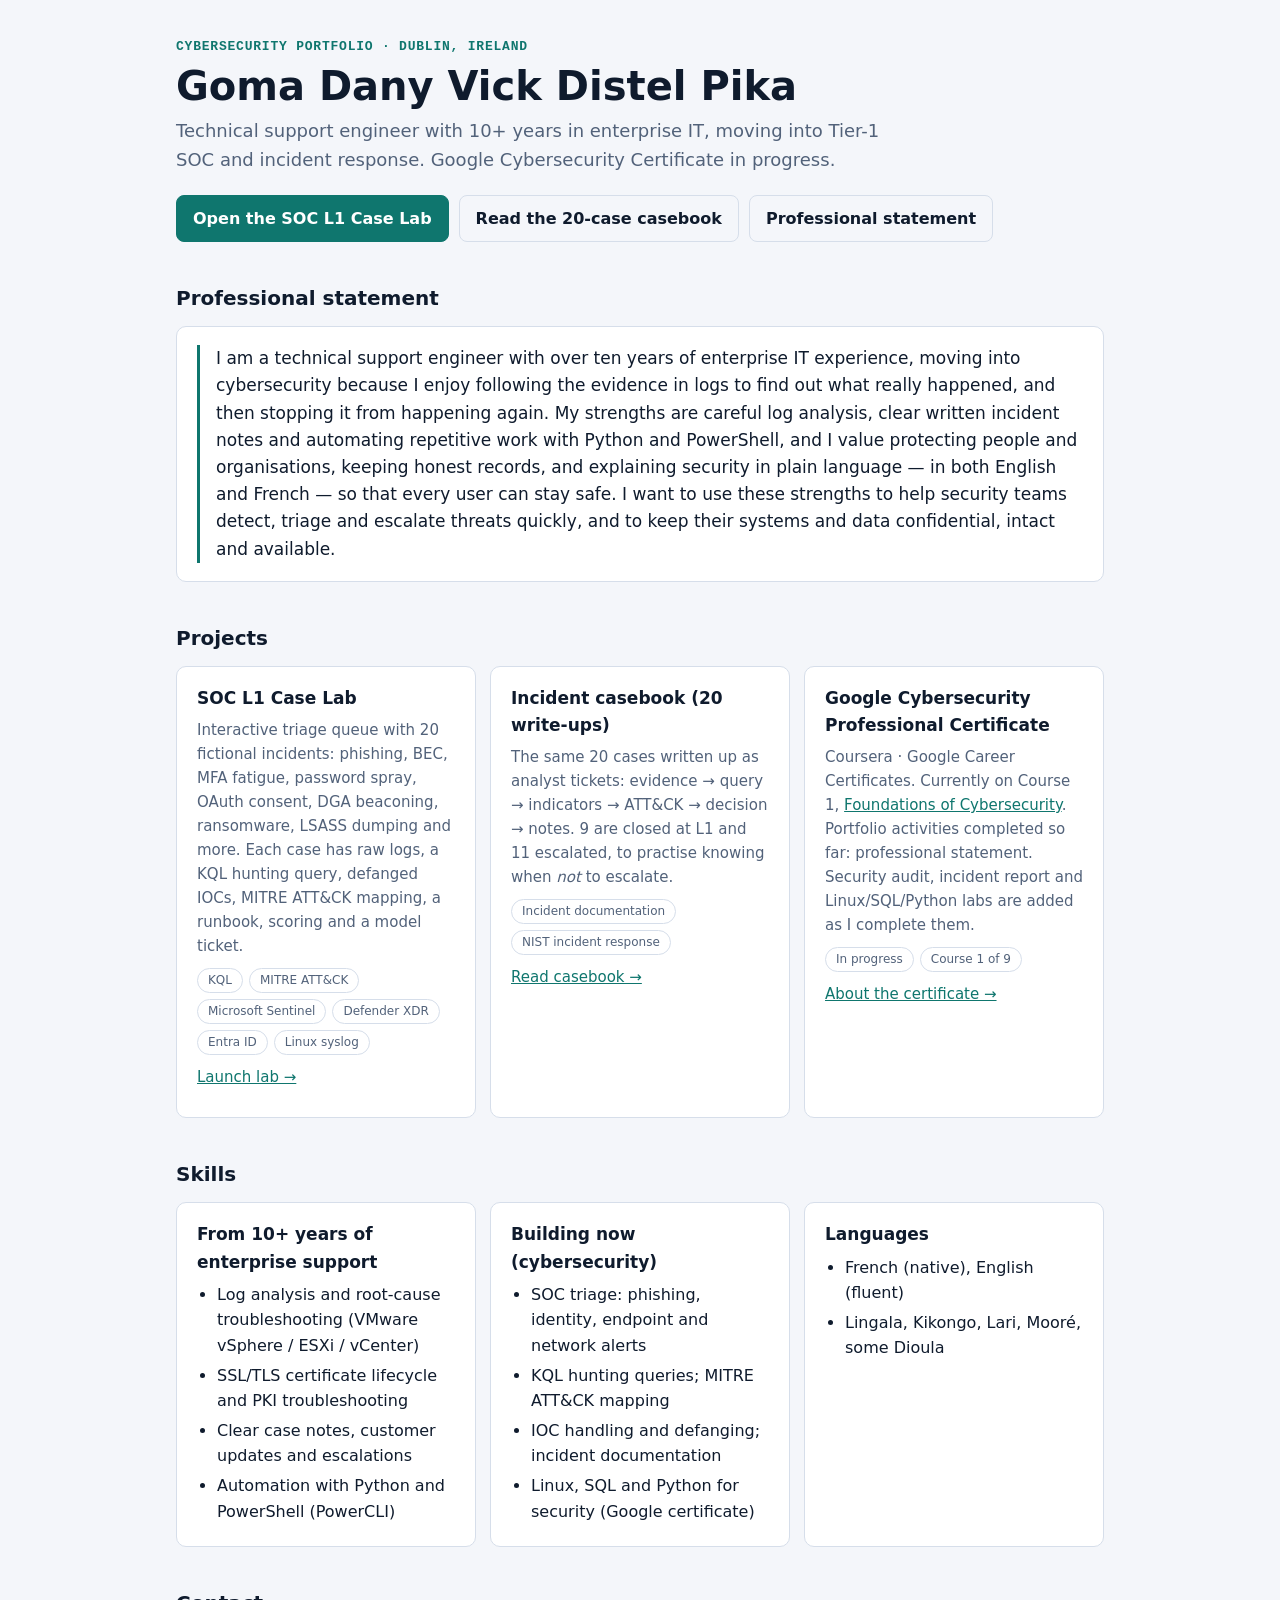
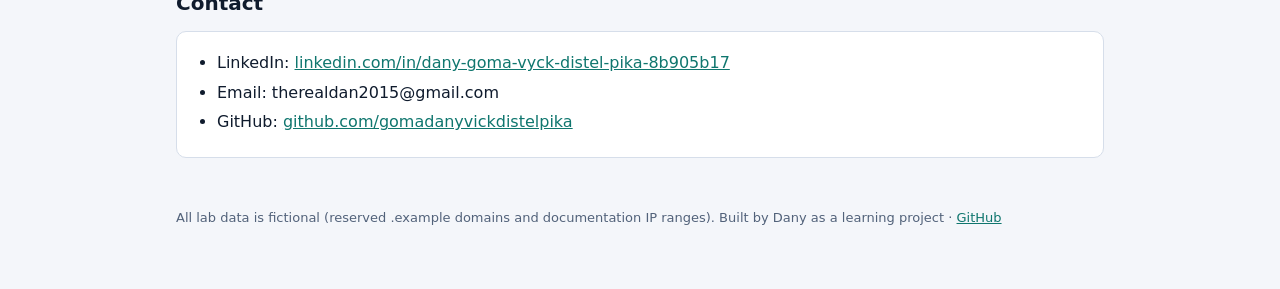
<file: index.html>
<!doctype html>
<html lang="en-IE">
<head>
<meta charset="utf-8">
<meta name="viewport" content="width=device-width, initial-scale=1">
<title>Dany Pika — Cybersecurity Portfolio</title>
<meta name="description" content="Cybersecurity portfolio of Goma Dany Vick Distel Pika — Tier-1 SOC analyst in training, Dublin, Ireland.">
<style>
  :root { --bg:#0b1220; --panel:#111a2c; --line:#23324f; --text:#e6edf7; --muted:#93a3bd; --accent:#2dd4bf; --ink:#062b27; }
  @media (prefers-color-scheme: light) { :root { --bg:#f4f6fa; --panel:#fff; --line:#d6deea; --text:#0f1b2d; --muted:#52627a; --accent:#0f766e; --ink:#fff; } }
  * { box-sizing:border-box; }
  body { margin:0; background:var(--bg); color:var(--text); font:16px/1.6 system-ui,-apple-system,"Segoe UI",Roboto,sans-serif; }
  .wrap { max-width:960px; margin:0 auto; padding:40px 16px 60px; }
  header .kicker { color:var(--accent); font:600 13px/1 ui-monospace,Menlo,Consolas,monospace; letter-spacing:.06em; }
  h1 { font-size:clamp(28px,5vw,40px); line-height:1.15; margin:10px 0 8px; }
  .lead { color:var(--muted); font-size:18px; max-width:65ch; margin:0; }
  .btns { display:flex; gap:10px; flex-wrap:wrap; margin-top:20px; }
  .btn { display:inline-block; padding:10px 16px; border-radius:8px; text-decoration:none; font-weight:700; border:1px solid var(--line); color:var(--text); }
  .btn.primary { background:var(--accent); color:var(--ink); border-color:var(--accent); }
  section { margin-top:40px; }
  h2 { font-size:20px; margin:0 0 12px; }
  .card { background:var(--panel); border:1px solid var(--line); border-radius:10px; padding:18px 20px; }
  blockquote { margin:0; font-size:17px; border-left:3px solid var(--accent); padding-left:16px; }
  .grid { display:grid; grid-template-columns:repeat(auto-fit,minmax(260px,1fr)); gap:14px; }
  .card h3 { margin:0 0 6px; font-size:17px; }
  .card p { margin:0 0 10px; color:var(--muted); font-size:15px; }
  .tags { display:flex; flex-wrap:wrap; gap:6px; }
  .tag { font-size:12px; border:1px solid var(--line); border-radius:99px; padding:2px 10px; color:var(--muted); }
  ul { margin:0; padding-left:20px; } li { margin-bottom:4px; }
  a { color:var(--accent); }
  footer { margin-top:50px; color:var(--muted); font-size:13px; }
</style>
</head>
<body>
<div class="wrap">
  <header>
    <div class="kicker">CYBERSECURITY PORTFOLIO · DUBLIN, IRELAND</div>
    <h1>Goma Dany Vick Distel Pika</h1>
    <p class="lead">Technical support engineer with 10+ years in enterprise IT, moving into Tier-1 SOC and incident response. Google Cybersecurity Certificate in progress.</p>
    <div class="btns">
      <a class="btn primary" href="lab/">Open the SOC L1 Case Lab</a>
      <a class="btn" href="https://github.com/gomadanyvickdistelpika/cybersecurity-portfolio/tree/main/cases">Read the 20-case casebook</a>
      <a class="btn" href="https://github.com/gomadanyvickdistelpika/cybersecurity-portfolio/blob/main/professional-statement.md">Professional statement</a>
    </div>
  </header>

  <section>
    <h2>Professional statement</h2>
    <div class="card"><blockquote>I am a technical support engineer with over ten years of enterprise IT experience, moving into cybersecurity because I enjoy following the evidence in logs to find out what really happened, and then stopping it from happening again. My strengths are careful log analysis, clear written incident notes and automating repetitive work with Python and PowerShell, and I value protecting people and organisations, keeping honest records, and explaining security in plain language — in both English and French — so that every user can stay safe. I want to use these strengths to help security teams detect, triage and escalate threats quickly, and to keep their systems and data confidential, intact and available.</blockquote></div>
  </section>

  <section>
    <h2>Projects</h2>
    <div class="grid">
      <div class="card">
        <h3>SOC L1 Case Lab</h3>
        <p>Interactive triage queue with 20 fictional incidents: phishing, BEC, MFA fatigue, password spray, OAuth consent, DGA beaconing, ransomware, LSASS dumping and more. Each case has raw logs, a KQL hunting query, defanged IOCs, MITRE ATT&amp;CK mapping, a runbook, scoring and a model ticket.</p>
        <div class="tags"><span class="tag">KQL</span><span class="tag">MITRE ATT&amp;CK</span><span class="tag">Microsoft Sentinel</span><span class="tag">Defender XDR</span><span class="tag">Entra ID</span><span class="tag">Linux syslog</span></div>
        <p style="margin-top:10px"><a href="lab/">Launch lab →</a></p>
      </div>
      <div class="card">
        <h3>Incident casebook (20 write-ups)</h3>
        <p>The same 20 cases written up as analyst tickets: evidence → query → indicators → ATT&amp;CK → decision → notes. 9 are closed at L1 and 11 escalated, to practise knowing when <em>not</em> to escalate.</p>
        <div class="tags"><span class="tag">Incident documentation</span><span class="tag">NIST incident response</span></div>
        <p style="margin-top:10px"><a href="https://github.com/gomadanyvickdistelpika/cybersecurity-portfolio/tree/main/cases">Read casebook →</a></p>
      </div>
      <div class="card">
        <h3>Google Cybersecurity Professional Certificate</h3>
        <p>Coursera · Google Career Certificates. Currently on Course 1, <a href="https://www.coursera.org/learn/foundations-of-cybersecurity" target="_blank" rel="noopener">Foundations of Cybersecurity</a>. Portfolio activities completed so far: professional statement. Security audit, incident report and Linux/SQL/Python labs are added as I complete them.</p>
        <div class="tags"><span class="tag">In progress</span><span class="tag">Course 1 of 9</span></div>
        <p style="margin-top:10px"><a href="https://www.coursera.org/professional-certificates/google-cybersecurity" target="_blank" rel="noopener">About the certificate →</a></p>
      </div>
    </div>
  </section>

  <section>
    <h2>Skills</h2>
    <div class="grid">
      <div class="card"><h3>From 10+ years of enterprise support</h3><ul>
        <li>Log analysis and root-cause troubleshooting (VMware vSphere / ESXi / vCenter)</li>
        <li>SSL/TLS certificate lifecycle and PKI troubleshooting</li>
        <li>Clear case notes, customer updates and escalations</li>
        <li>Automation with Python and PowerShell (PowerCLI)</li></ul></div>
      <div class="card"><h3>Building now (cybersecurity)</h3><ul>
        <li>SOC triage: phishing, identity, endpoint and network alerts</li>
        <li>KQL hunting queries; MITRE ATT&amp;CK mapping</li>
        <li>IOC handling and defanging; incident documentation</li>
        <li>Linux, SQL and Python for security (Google certificate)</li></ul></div>
      <div class="card"><h3>Languages</h3><ul>
        <li>French (native), English (fluent)</li>
        <li>Lingala, Kikongo, Lari, Mooré, some Dioula</li></ul></div>
    </div>
  </section>

  <section>
    <h2>Contact</h2>
    <div class="card"><ul>
      <li>LinkedIn: <a href="https://www.linkedin.com/in/dany-goma-vyck-distel-pika-8b905b17/" target="_blank" rel="noopener">linkedin.com/in/dany-goma-vyck-distel-pika-8b905b17</a></li>
      <li>Email: therealdan2015@gmail.com</li>
      <li>GitHub: <a href="https://github.com/gomadanyvickdistelpika">github.com/gomadanyvickdistelpika</a></li>
    </ul></div>
  </section>

  <footer>
    All lab data is fictional (reserved .example domains and documentation IP ranges). Built by Dany as a learning project · <a href="https://github.com/gomadanyvickdistelpika">GitHub</a>
  </footer>
</div>
</body>
</html>
</file>
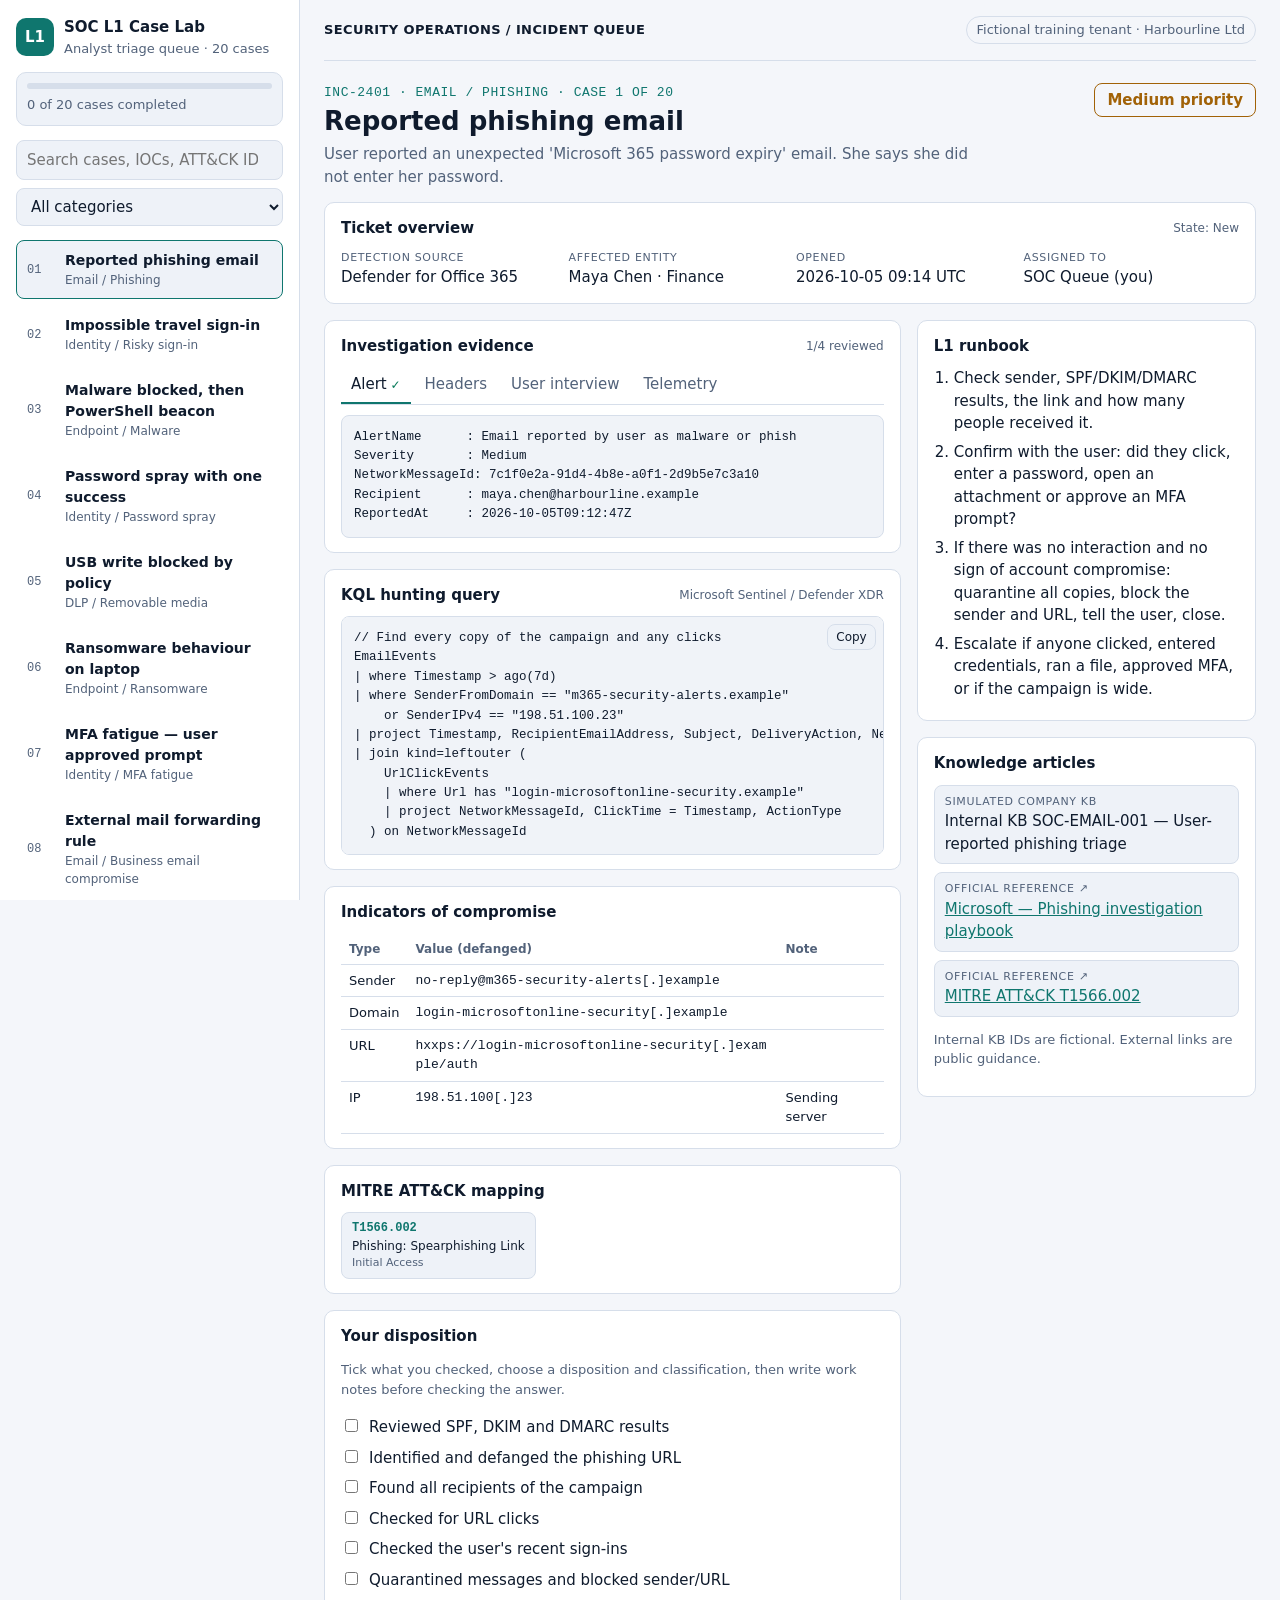
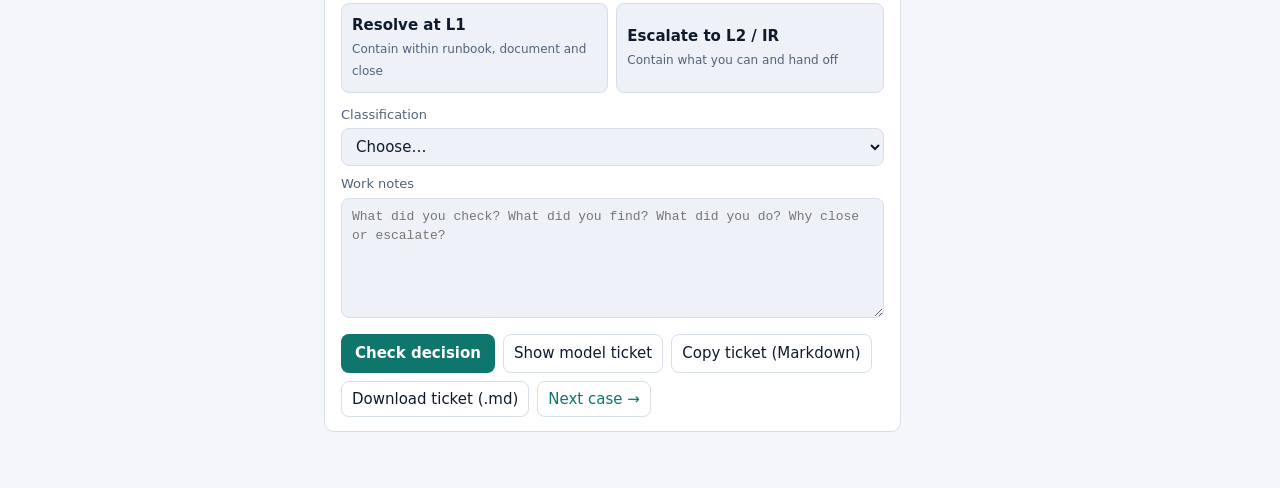
<file: lab/index.html>
<!doctype html>
<html lang="en-IE">
<head>
<meta charset="utf-8">
<meta name="viewport" content="width=device-width, initial-scale=1">
<title>SOC L1 Case Lab</title>
<meta name="description" content="Hands-on Tier-1 SOC triage lab: 20 fictional incidents with raw logs, KQL hunting queries, MITRE ATT&CK mapping and defanged IOCs.">
<link rel="stylesheet" href="style.css">
</head>
<body>
<div class="app">
  <aside class="sidebar" id="sidebar">
    <div class="brand">
      <div class="logo" aria-hidden="true">L1</div>
      <div>
        <div class="brand-title">SOC L1 Case Lab</div>
        <div class="brand-sub">Analyst triage queue · 20 cases</div>
      </div>
    </div>
    <div class="progress-box">
      <div class="progress-bar"><span id="progressFill"></span></div>
      <div class="progress-text" id="progressText">0 of 20 cases completed</div>
      <div class="progress-text" id="scoreText"></div>
    </div>
    <div class="filters">
      <input id="search" type="search" placeholder="Search cases, IOCs, ATT&CK IDs…" aria-label="Search cases">
      <select id="catFilter" aria-label="Filter by category"><option value="">All categories</option></select>
    </div>
    <nav class="queue" id="queue" aria-label="Case queue"></nav>
    <div class="side-actions">
      <button class="ghost" id="themeBtn" type="button">Toggle theme</button>
      <button class="ghost" id="resetBtn" type="button">Reset progress</button>
    </div>
  </aside>

  <main class="main" id="main">
    <header class="topbar">
      <button class="ghost menu-btn" id="menuBtn" type="button" aria-label="Show case queue">☰ Queue</button>
      <span>SECURITY OPERATIONS / INCIDENT QUEUE</span>
      <span class="pill">Fictional training tenant · Harbourline Ltd</span>
    </header>
    <div id="caseView"></div>
  </main>
</div>
<script src="data/cases-01-10.js"></script>
<script src="data/cases-11-20.js"></script>
<script src="app.js"></script>
</body>
</html>
</file>
<file: lab/style.css>
:root {
  --bg: #0b1220; --panel: #111a2c; --panel-2: #16223a; --line: #23324f;
  --text: #e6edf7; --muted: #93a3bd; --accent: #2dd4bf; --accent-ink: #062b27;
  --crit: #f87171; --high: #fb923c; --med: #facc15; --low: #60a5fa;
  --ok: #34d399; --bad: #f87171; --code-bg: #070d18;
  --radius: 10px; color-scheme: dark;
  --mono: ui-monospace, SFMono-Regular, Menlo, Consolas, "Liberation Mono", monospace;
}
@media (prefers-color-scheme: light) { :root:not([data-theme="dark"]) {
  --bg: #f4f6fa; --panel: #ffffff; --panel-2: #eef2f8; --line: #d6deea;
  --text: #0f1b2d; --muted: #52627a; --accent: #0f766e; --accent-ink: #ffffff;
  --crit: #b91c1c; --high: #c2410c; --med: #a16207; --low: #1d4ed8;
  --ok: #047857; --bad: #b91c1c; --code-bg: #f0f3f8;
 color-scheme: light; } }
:root[data-theme="light"] {
  --bg: #f4f6fa; --panel: #ffffff; --panel-2: #eef2f8; --line: #d6deea;
  --text: #0f1b2d; --muted: #52627a; --accent: #0f766e; --accent-ink: #ffffff;
  --crit: #b91c1c; --high: #c2410c; --med: #a16207; --low: #1d4ed8;
  --ok: #047857; --bad: #b91c1c; --code-bg: #f0f3f8;
 color-scheme: light; }
* { box-sizing: border-box; }
html, body { margin: 0; height: 100%; }
body { background: var(--bg); color: var(--text); font: 15px/1.5 system-ui, -apple-system, "Segoe UI", Roboto, sans-serif; }
a { color: var(--accent); }
button, input, select, textarea { font: inherit; color: inherit; }

.app { display: grid; grid-template-columns: 300px minmax(0, 1fr); min-height: 100vh; }
.sidebar { background: var(--panel); border-right: 1px solid var(--line); padding: 16px; display: flex; flex-direction: column; gap: 14px; position: sticky; top: 0; height: 100vh; overflow: auto; }
.brand { display: flex; gap: 10px; align-items: center; }
.logo { width: 38px; height: 38px; border-radius: 10px; background: var(--accent); color: var(--accent-ink); display: grid; place-items: center; font-weight: 800; }
.brand-title { font-weight: 700; }
.brand-sub, .progress-text { color: var(--muted); font-size: 13px; }
.progress-box { background: var(--panel-2); border: 1px solid var(--line); border-radius: var(--radius); padding: 10px; }
.progress-bar { height: 6px; background: var(--line); border-radius: 99px; overflow: hidden; margin-bottom: 6px; }
.progress-bar span { display: block; height: 100%; width: 0; background: var(--accent); transition: width .3s; }
.filters { display: grid; gap: 8px; }
.filters input, .filters select { width: 100%; padding: 8px 10px; background: var(--panel-2); border: 1px solid var(--line); border-radius: 8px; }
.queue { display: grid; gap: 6px; }
.q-item { text-align: left; display: grid; grid-template-columns: 30px 1fr auto; gap: 8px; align-items: center; padding: 9px 10px; border-radius: 8px; border: 1px solid transparent; background: transparent; cursor: pointer; }
.q-item:hover { background: var(--panel-2); }
.q-item.active { background: var(--panel-2); border-color: var(--accent); }
.q-num { font-family: var(--mono); color: var(--muted); font-size: 12px; }
.q-title { font-weight: 600; font-size: 14px; }
.q-sub { color: var(--muted); font-size: 12px; }
.q-state { font-size: 12px; }
.q-state.pass { color: var(--ok); } .q-state.fail { color: var(--bad); }
.side-actions { display: flex; gap: 8px; margin-top: auto; }
.ghost { background: transparent; border: 1px solid var(--line); border-radius: 8px; padding: 6px 10px; cursor: pointer; }
.ghost:hover { border-color: var(--accent); }

.main { padding: 0 24px 40px; min-width: 0; }
.topbar { display: flex; justify-content: space-between; align-items: center; gap: 10px; padding: 16px 0; border-bottom: 1px solid var(--line); font-weight: 700; letter-spacing: .03em; font-size: 13px; flex-wrap: wrap; }
.menu-btn { display: none; }
.pill { font-weight: 500; letter-spacing: 0; border: 1px solid var(--line); border-radius: 99px; padding: 3px 10px; color: var(--muted); }

.case-head { display: flex; justify-content: space-between; gap: 16px; align-items: flex-start; margin: 22px 0 14px; flex-wrap: wrap; }
.kicker { color: var(--accent); font-family: var(--mono); font-size: 13px; letter-spacing: .04em; }
h1 { margin: 4px 0 6px; font-size: 26px; line-height: 1.2; }
.summary { color: var(--muted); margin: 0; max-width: 70ch; }
.prio { font-weight: 700; padding: 5px 12px; border-radius: 8px; border: 1px solid currentColor; white-space: nowrap; }
.prio.Critical { color: var(--crit); } .prio.High { color: var(--high); } .prio.Medium { color: var(--med); } .prio.Low { color: var(--low); }

.grid { display: grid; grid-template-columns: minmax(0, 1.7fr) minmax(0, 1fr); gap: 16px; }
.card { background: var(--panel); border: 1px solid var(--line); border-radius: var(--radius); padding: 14px 16px; margin-bottom: 16px; }
.card h2 { font-size: 15px; margin: 0 0 10px; display: flex; justify-content: space-between; align-items: center; gap: 8px; }
.card h2 small { color: var(--muted); font-weight: 500; font-size: 12px; }
.meta { display: grid; grid-template-columns: repeat(4, minmax(0, 1fr)); gap: 12px; }
.meta div span { display: block; color: var(--muted); font-size: 11px; text-transform: uppercase; letter-spacing: .06em; }
.tabs { display: flex; gap: 4px; flex-wrap: wrap; border-bottom: 1px solid var(--line); margin-bottom: 10px; }
.tab { background: none; border: 0; border-bottom: 2px solid transparent; padding: 6px 10px; cursor: pointer; color: var(--muted); }
.tab[aria-selected="true"] { color: var(--text); border-bottom-color: var(--accent); }
.tab.seen::after { content: " ✓"; color: var(--ok); font-size: 12px; }
pre { background: var(--code-bg); border: 1px solid var(--line); border-radius: 8px; padding: 12px; margin: 0; overflow: auto; font: 12.5px/1.55 var(--mono); white-space: pre; }
.code-wrap { position: relative; }
.copy { position: absolute; top: 8px; right: 8px; font-size: 12px; padding: 3px 8px; background: var(--panel-2); }
ol.runbook { margin: 0; padding-left: 20px; } ol.runbook li { margin-bottom: 6px; }
table { width: 100%; border-collapse: collapse; font-size: 13px; }
th, td { text-align: left; padding: 6px 8px; border-bottom: 1px solid var(--line); vertical-align: top; }
th { color: var(--muted); font-weight: 600; font-size: 12px; }
td.mono { font-family: var(--mono); word-break: break-all; }
.chips { display: flex; flex-wrap: wrap; gap: 6px; }
.chip { display: inline-flex; flex-direction: column; text-decoration: none; border: 1px solid var(--line); border-radius: 8px; padding: 6px 10px; background: var(--panel-2); color: var(--text); }
.chip b { font-family: var(--mono); color: var(--accent); font-size: 12px; }
.chip span { font-size: 12px; } .chip i { font-size: 11px; color: var(--muted); font-style: normal; }
.kb-item { border: 1px solid var(--line); border-radius: 8px; padding: 8px 10px; margin-bottom: 8px; background: var(--panel-2); }
.kb-item .tag { font-size: 11px; color: var(--muted); letter-spacing: .06em; text-transform: uppercase; }
.muted { color: var(--muted); font-size: 13px; }

.checklist label { display: flex; gap: 8px; align-items: flex-start; padding: 4px 0; cursor: pointer; }
.choice-row { display: grid; grid-template-columns: 1fr 1fr; gap: 8px; margin: 8px 0 12px; }
.choice { border: 1px solid var(--line); background: var(--panel-2); border-radius: 8px; padding: 10px; cursor: pointer; text-align: left; }
.choice b { display: block; } .choice span { color: var(--muted); font-size: 12px; }
.choice[aria-pressed="true"] { border-color: var(--accent); outline: 1px solid var(--accent); }
select.full, textarea { width: 100%; background: var(--panel-2); border: 1px solid var(--line); border-radius: 8px; padding: 8px 10px; }
textarea { min-height: 120px; resize: vertical; font-family: var(--mono); font-size: 13px; }
.actions { display: flex; gap: 8px; flex-wrap: wrap; margin-top: 10px; }
.primary { background: var(--accent); color: var(--accent-ink); border: 0; border-radius: 8px; padding: 8px 14px; font-weight: 700; cursor: pointer; }
.primary:disabled { opacity: .5; cursor: not-allowed; }
.result { margin-top: 12px; border-radius: 8px; padding: 10px 12px; border: 1px solid var(--line); }
.result.pass { border-color: var(--ok); } .result.fail { border-color: var(--bad); }
.result h3 { margin: 0 0 4px; font-size: 15px; }
.model dl { margin: 0; display: grid; grid-template-columns: 130px 1fr; gap: 6px 12px; font-size: 14px; }
.model dt { color: var(--muted); }
.model dd { margin: 0; }
.hidden { display: none !important; }
label.field { display: block; font-size: 13px; color: var(--muted); margin: 8px 0 4px; }

@media (max-width: 1100px) { .grid { grid-template-columns: minmax(0, 1fr); } .meta { grid-template-columns: repeat(2, 1fr); } }
@media (max-width: 800px) {
  .app { grid-template-columns: minmax(0, 1fr); }
  .sidebar { position: fixed; inset: 0 auto 0 0; width: 86vw; max-width: 320px; z-index: 10; transform: translateX(-100%); transition: transform .2s; }
  .sidebar.open { transform: none; box-shadow: 0 0 0 100vmax rgba(0,0,0,.45); }
  .menu-btn { display: inline-block; }
  .main { padding-block: 0 40px; padding-left: max(16px, env(safe-area-inset-left, 0px)); padding-right: max(16px, env(safe-area-inset-right, 0px)); }
  .choice-row { grid-template-columns: 1fr; }
  .model dl { grid-template-columns: 1fr; }
}

:focus-visible { outline: 2px solid var(--accent); outline-offset: 2px; }
@media (prefers-reduced-motion: reduce) { * { transition: none !important; } }
</file>
